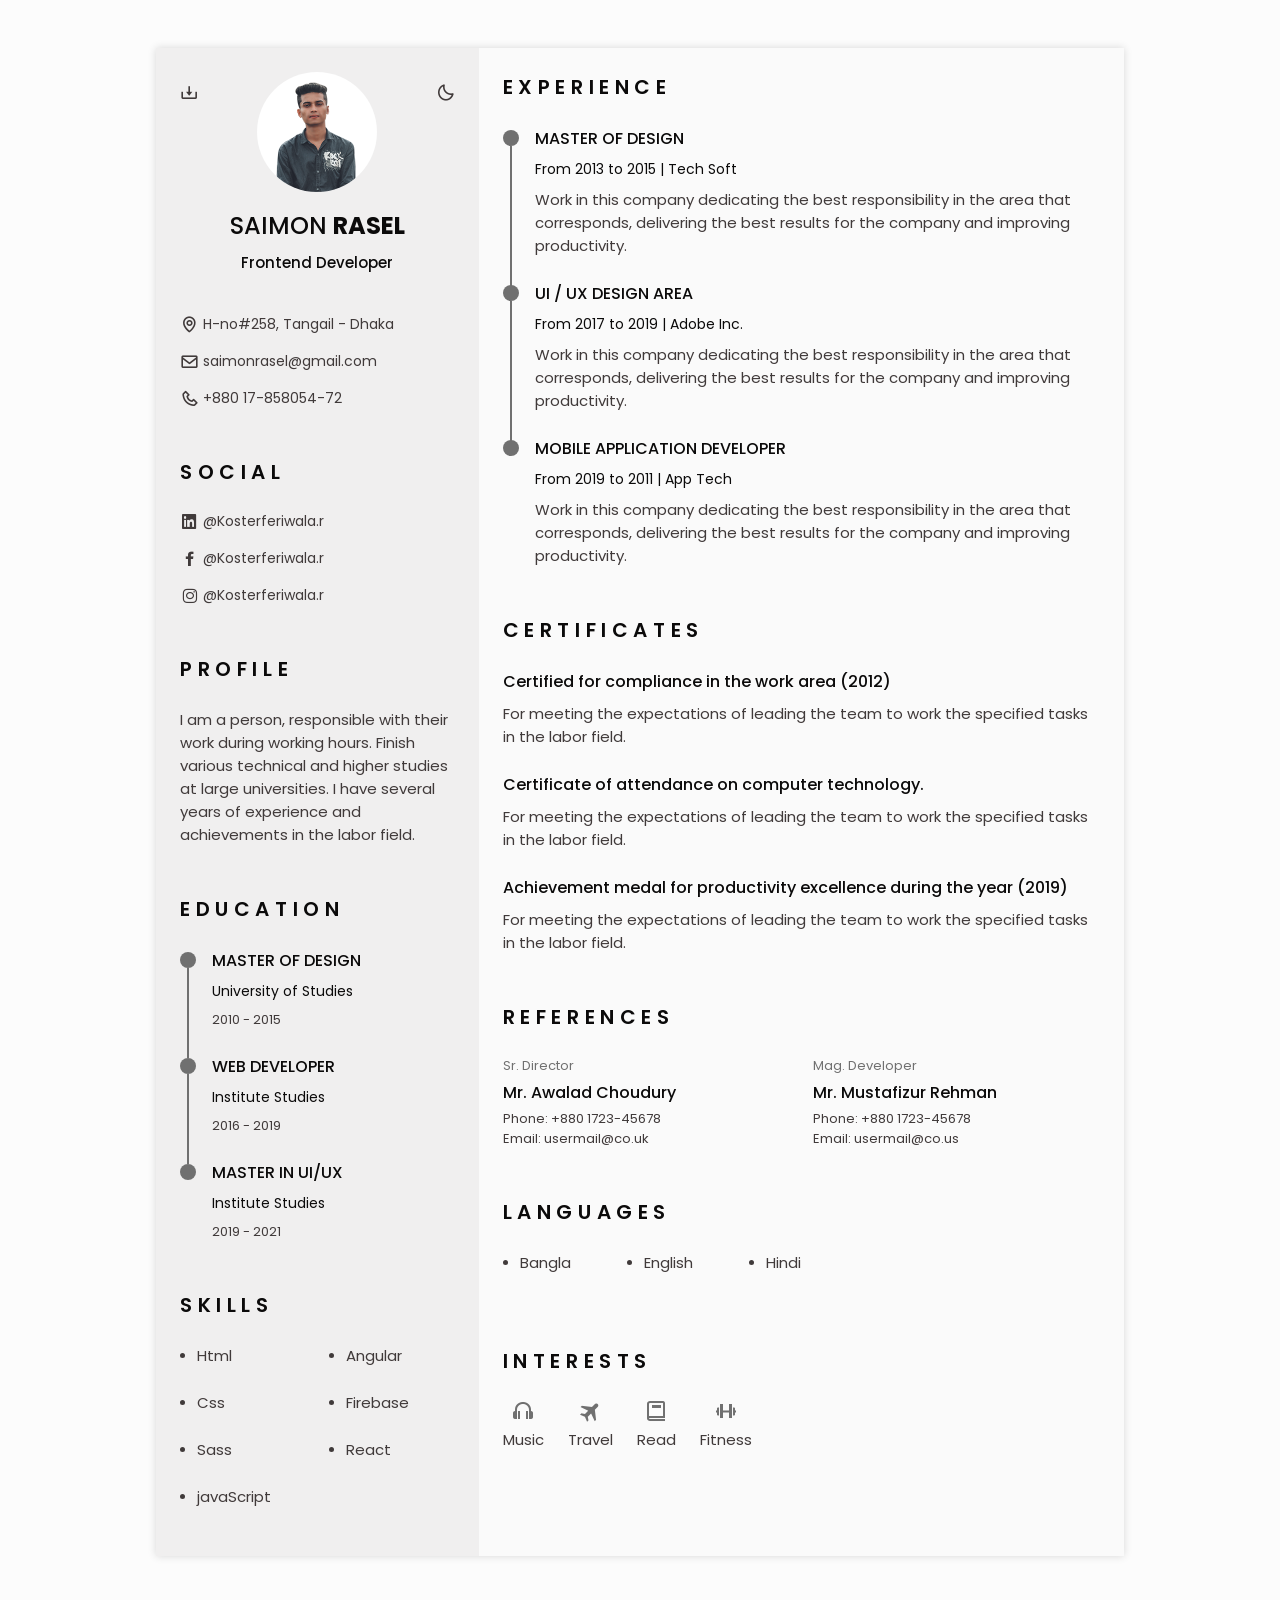
<file: index.html>
<!DOCTYPE html>
<html lang="en">
  <head>

    <!--========== Meta Tag ==========-->
    <meta charset="utf-8">
    <meta name="viewport" content="width=device-width, initial-scale=1.0">
    <meta name="description" content="Download my professional resume & portfolio. Explore my skills & experience across design, development, & more. working as a Frontend Developer. Get in touch!">
    <meta name="keywords" content="Resume, CV, work, Kosterferiwala, Frontend Developer, Html, Css, javaScript, Adobe Photshop, React, Designer">
    <meta name="author" content="Saimon Rasel">
    <link rel="base" href="https://www.kosterferiwala.rf.gd/">
    <link rel="canonical" href="https://www.kosterferiwala.rf.gd/">
    <meta rel="sitemap" type="application/xml" content="https://www.kosterferiwala.rf.gd/sitemap.xml">
    <meta name="robots" content="index/follow">
    <meta name="googlebot" content="index/follow">
    <meta name="theme-color" content="#ffffff">
    <meta name="msapplication-navbutton-color" content="#ffffff">
    <meta name="apple-mobile-web-app-status-bar-style" content="#ffffff">
    <meta itemprop="name" content="Main | Resume | Official Resume [ CV ] for Saimon Rasel">
    <meta itemprop="description" content="Download my professional resume & portfolio. Explore my skills & experience across design, development, & more. working as a Frontend Developer. Get in touch!">
    <meta itemprop="image" content="https://www.kosterferiwala.rf.gd/assets/img/profile-image.png">
    <meta name="dc.title" content="Main | Resume | Official Resume [ CV ] for Saimon Rasel">
    <meta name="dc.description" content="Download my professional resume & portfolio. Explore my skills & experience across design, development, & more. working as a Frontend Developer. Get in touch!">
    <meta name="dc.format" content="index/follow">
    <meta name="dc.language" content="English">
    <meta property="og:type" content="website">
    <meta property="og:title" content="Main | Resume | Official Resume [ CV ] for Saimon Rasel">
    <meta property="og:url" content="https://www.kosterferiwala.rf.gd/">
    <meta property="og:image" content="https://www.kosterferiwala.rf.gd/assets/img/profile-image.png">
    <meta property="og:description" content="Download my professional resume & portfolio. Explore my skills & experience across design, development, & more. working as a Frontend Developer. Get in touch!">
    <meta property="og:locale" content="en_US">
    <meta property="fb:app_id" content="309911598698722">
    <meta property="fb:admins" content="2251769828475729">

    <!--======== twitter meta tag ========-->
    <meta name="twitter:card" content="Summary">
    <meta name="twitter:title" content="Main | Resume | Official Resume [ CV ] for Saimon Rasel">
    <meta name="twitter:description" content="Download my professional resume & portfolio. Explore my skills & experience across design, development, & more. working as a Frontend Developer. Get in touch!">
    <meta name="twitter:creator" content="Saimon Rasel">
    <meta name="twitter:image" content="https://www.kosterferiwala.rf.gd/assets/img/profile-image.png">
    <!--<meta http-equiv="refresh" content="30">>
    <!--====== End Meta ======--->


    <!--========== Favicon link ==========-->
    <link rel="chrome-icon-size" sizes="512x512" href="/assets/Favicon/android-chrome-512x512.png">
    <link rel="chrome-icon-size" sizes="192x192" href="/assets/Favicon/android-chrome-192x192.png">
    <link rel="apple-touch-icon" sizes="180x180" href="/assets/Favicon/apple-touch-icon.png">
    <link rel="icon" type="image/png" sizes="32x32" href="/assets/Favicon/favicon-32x32.png">
    <link rel="icon" type="image/png" sizes="16x16" href="/assets/Favicon/favicon-16x16.png">
    <link rel="manifest" href="/assets/Favicon/site.webmanifest">

    

    <!--========== BOX ICONS ==========-->
    <link
      rel="stylesheet"
      href="https://cdn.jsdelivr.net/npm/boxicons@latest/css/boxicons.min.css">

    <!--========== CSS link ==========-->
    <link rel="stylesheet" href="assets/css/styles.css">

    <title>Main | Resume | Official Resume [ CV ] for Saimon Rasel</title>
  </head>
  <body>
    <!--========== HEADER ==========-->
    <header class="l-header" id="header">
      <nav class="nav bd-container">
        <a href="#" class="nav__logo">Rasel</a> 

        <div class="nav__menu" id="nav-menu">
          <ul class="nav__list">
            <li class="nav__item">
              <a href="#home" class="nav__link active-link">
                <i class="bx bx-home nav__icon"></i>Home
              </a>
            </li>

            <li class="nav__item">
              <a href="#profile" class="nav__link">
                <i class="bx bx-user nav__icon"></i>Profile
              </a>
            </li>

            <li class="nav__item">
              <a href="#education" class="nav__link">
                <i class="bx bx-book nav__icon"></i>Education
              </a>
            </li>

            <li class="nav__item">
              <a href="#skills" class="nav__link">
                <i class="bx bx-receipt nav__icon"></i>Skills
              </a>
            </li>

            <li class="nav__item">
              <a href="#experience" class="nav__link">
                <i class="bx bx-briefcase-alt nav__icon"></i>Experience
              </a>
            </li>
 
            <li class="nav__item">
              <a href="#certificates" class="nav__link">
                <i class="bx bx-award nav__icon"></i>Certificates
              </a>
            </li>

            <li class="nav__item">
              <a href="#references" class="nav__link">
                <i class="bx bx-link-external nav__icon"></i>References
              </a>
            </li>
          </ul>
        </div>

        <div class="nav__toggle" id="nav-toggle"> 
          <i class="bx bx-grid-alt"></i>
        </div>
      </nav>
    </header>

    <main class="l-main bd-container">
      <!-- All elements within this div, is generated in PDF -->
      <div class="resume" id="area-cv">
        <div class="resume__left">
          <!--========== HOME ==========-->
          <section class="home" id="home">
            <div class="home__container section bd-grid">
              <div class="home__data bd-grid">
                <img src="assets/img/profile-image.png" alt="profile-image" class="home__img" />

                <h1 class="home__title">SAIMON <b>RASEL</b></h1>
                <h2 class="home__profession">Frontend Developer</h2>


                <!-- Button to pdf file. already added in file, available for Mobile. -->

                <div>
                  <a
                    download=""
                    href="assets/pdf/myResume.pdf"
                    class="home_button-mobile"
                    >Download</a
                  >
                </div>
              </div>

              <div class="home__address bd-grid">
                <span class="home__information">
                  <i class="bx bx-map home__icon"></i> H-no#258, Tangail -
                  Dhaka
                </span>
                <span class="home__information">
                  <i class="bx bx-envelope home__icon"></i>
                  saimonrasel@gmail.com
                </span>
                <span class="home__information">
                  <i class="bx bx-phone home__icon"></i> +880 17-858054-72
                </span>
              </div>
            </div>
            <!-- Theme change button -->
            <i
              class="bx bx-moon change-theme"
              title="Theme"
              id="theme-button"
            ></i>

            <!-- Button to generate and download the pdf. Available for desktop. -->
            <i
              class="bx bx-download generate-pdf"
              title="Generate PDF"
              id="resume-button"
            ></i>
          </section>

          <!--========== SOCIAL ==========-->
          <section class="social section">
            <h2 class="section-title">SOCIAL</h2>

            <div class="social__container bd-grid">
              <a
                href="https://www.linkedin.com/kosterferiwala_r"
                target="_blank"
                class="social__link"
              >
                <i class="bx bxl-linkedin-square social__icon"></i>
                @Kosterferiwala.r
              </a>
              <a
                href="https://www.facebook.com/kosterferiwala.r"
                target="_blank"
                class="social__link"
              >
                <i class="bx bxl-facebook social__icon"></i> @Kosterferiwala.r
              </a>
              <a
                href="https://www.instagram.com/kosterferiwala.r"
                target="_blank"
                class="social__link"
              >
                <i class="bx bxl-instagram social__icon"></i> @Kosterferiwala.r
              </a>
            </div>
          </section>

          <!--========== PROFILE ==========-->
          <section class="profile section" id="profile">
            <h2 class="section-title">Profile</h2>

            <p class="profile__description">
              I am a person, responsible with their work during working hours.
              Finish various technical and higher studies at large universities.
              I have several years of experience and achievements in the labor
              field.
            </p>
          </section>

          <!--========== EDUCATION ==========-->
          <section class="education section" id="education">
            <h2 class="section-title">Education</h2>

            <div class="education__container bd-grid">
              <div class="education__content">
                <div class="education__time">
                  <span class="education__rounder"></span>
                  <span class="education__line"></span>
                </div>
                <div class="education__data bd-grid">
                  <h3 class="education__title">MASTER OF DESIGN</h3>
                  <span class="education__studies">University of Studies</span>
                  <span class="education__year">2010 - 2015</span>
                </div>
              </div>

              <div class="education__content">
                <div class="education__time">
                  <span class="education__rounder"></span>
                  <span class="education__line"></span>
                </div>
                <div class="education__data bd-grid">
                  <h3 class="education__title">WEB DEVELOPER</h3>
                  <span class="education__studies">Institute Studies</span>
                  <span class="education__year">2016 - 2019</span>
                </div>
              </div>

              <div class="education__content">
                <div class="education__time">
                  <span class="education__rounder"></span>
                  <!-- <span class="education__line"></span> -->
                </div>
                <div class="education__data bd-grid">
                  <h3 class="education__title">MASTER IN UI/UX</h3>
                  <span class="education__studies">Institute Studies</span>
                  <span class="education__year">2019 - 2021</span>
                </div>
              </div>
            </div>
          </section>

          <!--========== SKILLS  ==========-->
          <section class="skills section" id="skills">
            <h2 class="section-title">Skills</h2>

            <div class="skills__content bd-grid">
              <ul class="skills__data">
                <li class="skills__name">
                  <span class="skills__circle"></span> Html
                </li>
                <li class="skills__name">
                  <span class="skills__circle"></span> Css
                </li>
                <li class="skills__name">
                  <span class="skills__circle"></span> Sass
                </li>
                <li class="skills__name">
                  <span class="skills__circle"></span> javaScript
                </li>
              </ul>

              <ul class="skills__data">
                <li class="skills__name">
                  <span class="skills__circle"></span> Angular
                </li>
                <li class="skills__name">
                  <span class="skills__circle"></span> Firebase
                </li>
                <li class="skills__name">
                  <span class="skills__circle"></span> React
                </li>
              </ul>
            </div>
          </section>
        </div>

        <div class="resume__right">
          <!--========== EXPERIENCE ==========-->
          <section class="experience section" id="experience">
            <h2 class="section-title">Experience</h2>

            <div class="experience__container bd-grid">
              <div class="experience__content">
                <div class="experience__time">
                  <span class="experience__rounder"></span>
                  <span class="experience__line"></span>
                </div>

                <div class="experience__data bd-grid">
                  <h3 class="experience__title">MASTER OF DESIGN</h3>
                  <span class="experience__company"
                    >From 2013 to 2015 | Tech Soft</span
                  >
                  <p class="experience__description">
                    Work in this company dedicating the best responsibility in
                    the area that corresponds, delivering the best results for
                    the company and improving productivity.
                  </p>
                </div>
              </div>

              <div class="experience__content">
                <div class="experience__time">
                  <span class="experience__rounder"></span>
                  <span class="experience__line"></span>
                </div>
                <div class="experience__data bd-grid">
                  <h3 class="experience__title">UI / UX DESIGN AREA</h3>
                  <span class="experience__company"
                    >From 2017 to 2019 | Adobe Inc.</span
                  >
                  <p class="experience__description">
                    Work in this company dedicating the best responsibility in
                    the area that corresponds, delivering the best results for
                    the company and improving productivity.
                  </p>
                </div>
              </div>

              <div class="experience__content">
                <div class="experience__time">
                  <span class="experience__rounder"></span>
                  <!-- <span class="experience__line"></span> -->
                </div>
                <div class="experience__data bd-grid">
                  <h3 class="experience__title">
                    MOBILE APPLICATION DEVELOPER
                  </h3>
                  <span class="experience__company"
                    >From 2019 to 2011 | App Tech</span
                  >
                  <p class="experience__description">
                    Work in this company dedicating the best responsibility in
                    the area that corresponds, delivering the best results for
                    the company and improving productivity.
                  </p>
                </div>
              </div>
            </div>
          </section>

          <!--========== CERTIFICATES ==========-->
          <section class="certificate section" id="certificates">
            <h2 class="section-title">Certificates</h2>

            <div class="cerrtificate__container bd-grid">
              <div class="certificate__content">
                <h3 class="certificate__title">
                  Certified for compliance in the work area (2012)
                </h3>
                <p class="certificate__description">
                  For meeting the expectations of leading the team to work the
                  specified tasks in the labor field.
                </p>
              </div>
              <div class="certificate__content">
                <h3 class="certificate__title">
                  Certificate of attendance on computer technology.
                </h3>
                <p class="certificate__description">
                  For meeting the expectations of leading the team to work the
                  specified tasks in the labor field.
                </p>
              </div>
              <div class="certificate__content">
                <h3 class="certificate__title">
                  Achievement medal for productivity excellence during the year
                  (2019)
                </h3>
                <p class="certificate__description">
                  For meeting the expectations of leading the team to work the
                  specified tasks in the labor field.
                </p>
              </div>
            </div>
          </section>

          <!--========== REFERENCES ==========-->
          <section class="references section" id="references">
            <h2 class="section-title">References</h2>

            <div class="references__container bd-grid">
              <div class="references__content bd-grid">
                <span class="references__subtitle">Sr. Director</span>
                <h3 class="references__title">Mr. Awalad Choudury</h3>
                <ul class="references__contact">
                  <li>Phone: +880 1723-45678</li>
                  <li>Email: usermail@co.uk</li>
                </ul>
              </div>

              <div class="references__content bd-grid">
                <span class="references__subtitle">Mag. Developer</span>
                <h3 class="references__title">Mr. Mustafizur Rehman</h3>
                <ul class="references__contact">
                  <li>Phone: +880 1723-45678</li>
                  <li>Email: usermail@co.us</li>
                </ul>
              </div>
            </div>
          </section>

          <!--========== LANGUAGES ==========-->
          <section class="languages section">
            <h2 class="section-title">Languages</h2>

            <div class="languages__container">
              <ul class="languages__content bd-grid">
                <li class="languages__name">
                  <span class="languages__circle"></span> Bangla
                </li>

                <li class="languages__name">
                  <span class="languages__circle"></span> English
                </li>

                <li class="languages__name">
                  <span class="languages__circle"></span> Hindi
                </li>
              </ul>
            </div>
          </section>

          <!--========== INTERESTS ==========-->
          <section class="interests section">
            <h2 class="section-title">Interests</h2>

            <div class="interests__container bd-grid">
              <div class="interests__content">
                <i class="bx bx-headphone interests__icon"></i>
                <span class="interests__name">Music</span>
              </div>

              <div class="interests__content">
                <i class="bx bxs-plane-alt interests__icon"></i>
                <span class="interests__name">Travel</span>
              </div>

              <div class="interests__content">
                <i class="bx bx-book interests__icon"></i>
                <span class="interests__name">Read</span>
              </div>

              <div class="interests__content">
                <i class="bx bx-dumbbell interests__icon"></i>
                <span class="interests__name">Fitness</span>
              </div>
            </div>
          </section>
        </div>
      </div>
    </main>

    <!--========== SCROLL TOP ==========-->
    <a href="#" class="scrolltop" id="scroll-top">
      <i class="bx bx-up-arrow-alt scrolltop__icon"></i>
    </a>

    <!--========== HTML2PDF ==========-->
    <script src="assets/js/html2pdf.bundle.min.js"></script>

    <!--========== MAIN JS ==========-->
    <script src="assets/js/main.js"></script>
  </body>
</html>


<!----- ----====== The End =====--- -->
</file>
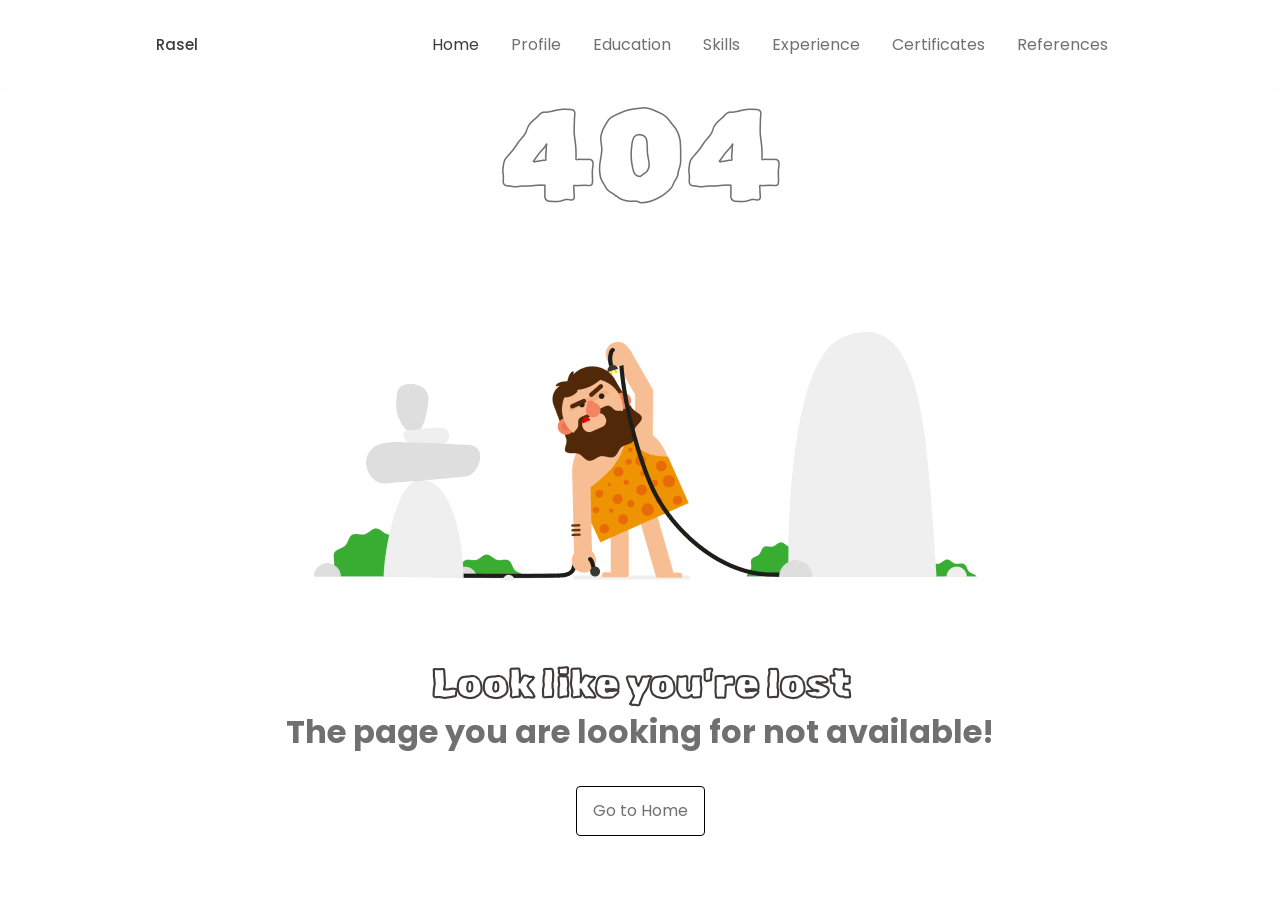
<file: error-400.html>
<!DOCTYPE html>
<html lang="en">
  <head>

    <!--========== Meta Tag ==========-->
    <meta charset="utf-8">
    <meta name="viewport" content="width=device-width, initial-scale=1.0">
    <meta name="description" content="Download my professional resume & portfolio. Explore my skills & experience across design, development, & more. working as a Frontend Developer. Get in touch!">
    <meta name="keywords" content="Resume, CV, work, Kosterferiwala, Frontend Developer, Html, Css, javaScript, Adobe Photoshop, React, Designer">
    <meta name="author" content="Saimon Rasel">
    <link rel="base" href="https://www.kosterferiwala.rf.gd/">
    <link rel="canonical" href="https://www.kosterferiwala.rf.gd/">
    <meta rel="sitemap" type="application/xml" content="https://www.kosterferiwala.rf.gd/sitemap.xml">
    <meta name="robots" content="index/follow">
    <meta name="googlebot" content="index/follow">
    <meta name="theme-color" content="#ffffff">
    <meta name="msapplication-navbutton-color" content="#ffffff">
    <meta name="apple-mobile-web-app-status-bar-style" content="#ffffff">
    <meta itemprop="name" content="Error-404 | Resume | Official Resume [ CV ] for Saimon Rasel">
    <meta itemprop="description" content="Download my professional resume & portfolio. Explore my skills & experience across design, development, & more. working as a Frontend Developer. Get in touch!">
    <meta itemprop="image" content="https://www.kosterferiwala.rf.gd/assets/img/profile-image.png">
    <meta name="dc.title" content="Error-404 | Resume | Official Resume [ CV ] for Saimon Rasel">
    <meta name="dc.description" content="Download my professional resume & portfolio. Explore my skills & experience across design, development, & more. working as a Frontend Developer. Get in touch!">
    <meta name="dc.format" content="index/follow">
    <meta name="dc.language" content="English">
    <meta property="og:type" content="website">
    <meta property="og:title" content="Error-404 | Resume | Official Resume [ CV ] for Saimon Rasel">
    <meta property="og:url" content="https://www.kosterferiwala.rf.gd/">
    <meta property="og:image" content="https://www.kosterferiwala.rf.gd/assets/img/profile-image.png">
    <meta property="og:description" content="Download my professional resume & portfolio. Explore my skills & experience across design, development, & more. working as a Frontend Developer. Get in touch!">
    <meta property="og:locale" content="en_US">
    <meta property="fb:app_id" content="309911598698722">
    <meta property="fb:admins" content="2251769828475729">

    <!--======== twitter meta tag ========-->
    <meta name="twitter:card" content="Summary">
    <meta name="twitter:title" content="Error-404 | Resume | Official Resume [ CV ] for Saimon Rasel">
    <meta name="twitter:description" content="Download my professional resume & portfolio. Explore my skills & experience across design, development, & more. working as a Frontend Developer. Get in touch!">
    <meta name="twitter:creator" content="Saimon Rasel">
    <meta name="twitter:image" content="https://www.kosterferiwala.rf.gd/assets/img/profile-image.png">
    <!--====== End Meta ======--->


    <!--========== Favicon link ==========-->
    <link rel="chrome-icon-size" sizes="512x512" href="/assets/Favicon/android-chrome-512x512.png">
    <link rel="chrome-icon-size" sizes="192x192" href="/assets/Favicon/android-chrome-192x192.png">
    <link rel="apple-touch-icon" sizes="180x180" href="/assets/Favicon/apple-touch-icon.png">
    <link rel="icon" type="image/png" sizes="32x32" href="/assets/Favicon/favicon-32x32.png">
    <link rel="icon" type="image/png" sizes="16x16" href="/assets/Favicon/favicon-16x16.png">
    <link rel="manifest" href="/assets/Favicon/site.webmanifest">

    

    <!--========== BOX ICONS ==========-->
    <link rel="stylesheet" href="https://unpkg.com/boxicons@latest/css/boxicons.min.css">

    <!--========== CSS link ==========-->
    <link rel="stylesheet" href="/error-404-assets/css/error-404.css">

    <title>Error-404 | Resume | Official Resume [ CV ] for Saimon Rasel</title>
  </head>
<body>

    <header class="header" id="header">
        <nav class="nav container">

            <a href="#" class="nav__logo">Rasel</a>

            <div class="nav__menu" id="nav-menu">
                <ul class="nav__list">
                    <li class="nav__item">

                        <!-- ---== Nav Item All ==--- -->

                      <a href="https://www.kosterferiwala.rf.gd/" class="nav__link active-link">
                        <i class="bx bx-home nav__icon"></i>Home
                      </a>
                    </li>
        
                    <li class="nav__item">
                      <a href="https://www.kosterferiwala.rf.gd/" class="nav__link">
                        <i class="bx bx-user nav__icon"></i>Profile
                      </a>
                    </li>
        
                    <li class="nav__item">
                      <a href="https://www.kosterferiwala.rf.gd/" class="nav__link">
                        <i class="bx bx-book nav__icon"></i>Education
                      </a>
                    </li>
        
                    <li class="nav__item">
                      <a href="https://www.kosterferiwala.rf.gd/" class="nav__link">
                        <i class="bx bx-receipt nav__icon"></i>Skills
                      </a>
                    </li>
        
                    <li class="nav__item">
                      <a href="https://www.kosterferiwala.rf.gd/" class="nav__link">
                        <i class="bx bx-briefcase-alt nav__icon"></i>Experience
                      </a>
                    </li>
         
                    <li class="nav__item">
                      <a href="https://www.kosterferiwala.rf.gd/" class="nav__link">
                        <i class="bx bx-award nav__icon"></i>Certificates
                      </a>
                    </li>
        
                    <li class="nav__item">
                      <a href="https://www.kosterferiwala.rf.gd/" class="nav__link">
                        <i class="bx bx-link-external nav__icon"></i>References
                      </a>
                    </li>
                  </ul>

                <!-- ----- Close Button ----- -->
                <i class='bx bx-x nav__close' id="nav-close"></i>
            </div>

            <div class="nav__btns">
                
                <!-- ------ Nav Toggle Button ------- -->
            <div class="nav__toggle" id="nav-toggle">
                <i class='bx bx-grid-alt' ></i>
                </div>
            </div>
        </nav>
    </header>


<!-- -------========= Error Main Section =========--------- -->

<div class="error__container">
  <p>404</p>
  <img src="/error-404-assets/images/error-404.gif" alt="image" class="error__img">
  <h2>Look like you're lost</h2>
  <h3>The page you are looking for not available!</h3>
  <a href="https://www.kosterferiwala.rf.gd/" class="error__button-1">Go to Home</a>
</div>



<!-- -------=========== End Main Section ============--------- -->


  <!-- --------- Custom Script Link ---------- -->
  <script src="/error-404-assets/js/error-404.js"></script>


</body>
</html>
</file>
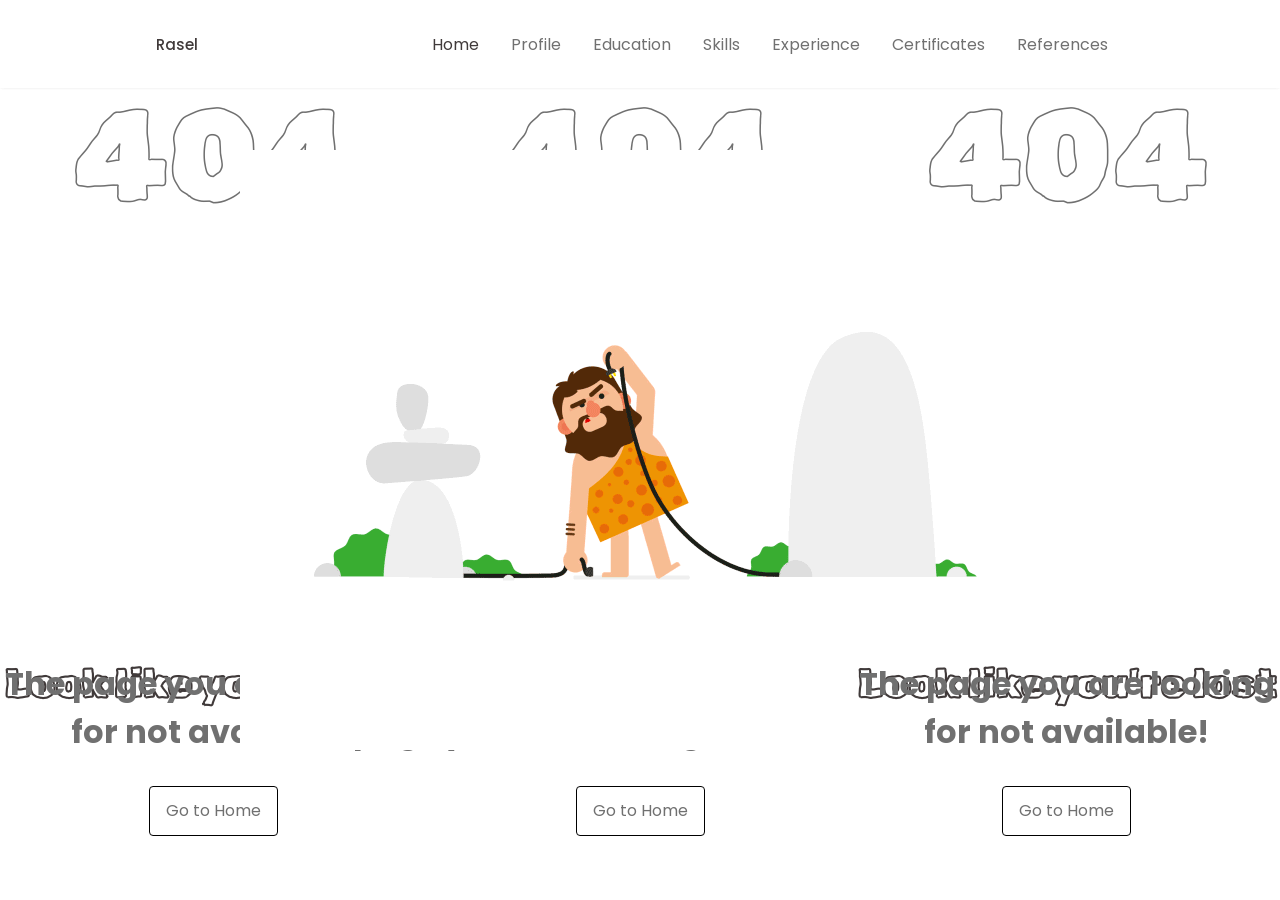
<file: error-401.html>
<!DOCTYPE html>
<html lang="en">
  <head>

    <!--========== Meta Tag ==========-->
    <meta charset="utf-8">
    <meta name="viewport" content="width=device-width, initial-scale=1.0">
    <meta name="description" content="Download my professional resume & portfolio. Explore my skills & experience across design, development, & more. working as a Frontend Developer. Get in touch!">
    <meta name="keywords" content="Resume, CV, work, Kosterferiwala, Frontend Developer, Html, Css, javaScript, Adobe Photoshop, React, Designer">
    <meta name="author" content="Saimon Rasel">
    <link rel="base" href="https://www.kosterferiwala.rf.gd/">
    <link rel="canonical" href="https://www.kosterferiwala.rf.gd/">
    <meta rel="sitemap" type="application/xml" content="https://www.kosterferiwala.rf.gd/sitemap.xml">
    <meta name="robots" content="index/follow">
    <meta name="googlebot" content="index/follow">
    <meta name="theme-color" content="#ffffff">
    <meta name="msapplication-navbutton-color" content="#ffffff">
    <meta name="apple-mobile-web-app-status-bar-style" content="#ffffff">
    <meta itemprop="name" content="Error-404 | Resume | Official Resume [ CV ] for Saimon Rasel">
    <meta itemprop="description" content="Download my professional resume & portfolio. Explore my skills & experience across design, development, & more. working as a Frontend Developer. Get in touch!">
    <meta itemprop="image" content="https://www.kosterferiwala.rf.gd/assets/img/profile-image.png">
    <meta name="dc.title" content="Error-404 | Resume | Official Resume [ CV ] for Saimon Rasel">
    <meta name="dc.description" content="Download my professional resume & portfolio. Explore my skills & experience across design, development, & more. working as a Frontend Developer. Get in touch!">
    <meta name="dc.format" content="index/follow">
    <meta name="dc.language" content="English">
    <meta property="og:type" content="website">
    <meta property="og:title" content="Error-404 | Resume | Official Resume [ CV ] for Saimon Rasel">
    <meta property="og:url" content="https://www.kosterferiwala.rf.gd/">
    <meta property="og:image" content="https://www.kosterferiwala.rf.gd/assets/img/profile-image.png">
    <meta property="og:description" content="Download my professional resume & portfolio. Explore my skills & experience across design, development, & more. working as a Frontend Developer. Get in touch!">
    <meta property="og:locale" content="en_US">
    <meta property="fb:app_id" content="309911598698722">
    <meta property="fb:admins" content="2251769828475729">

    <!--======== twitter meta tag ========-->
    <meta name="twitter:card" content="Summary">
    <meta name="twitter:title" content="Error-404 | Resume | Official Resume [ CV ] for Saimon Rasel">
    <meta name="twitter:description" content="Download my professional resume & portfolio. Explore my skills & experience across design, development, & more. working as a Frontend Developer. Get in touch!">
    <meta name="twitter:creator" content="Saimon Rasel">
    <meta name="twitter:image" content="https://www.kosterferiwala.rf.gd/assets/img/profile-image.png">
    <!--====== End Meta ======--->


    <!--========== Favicon link ==========-->
    <link rel="chrome-icon-size" sizes="512x512" href="/assets/Favicon/android-chrome-512x512.png">
    <link rel="chrome-icon-size" sizes="192x192" href="/assets/Favicon/android-chrome-192x192.png">
    <link rel="apple-touch-icon" sizes="180x180" href="/assets/Favicon/apple-touch-icon.png">
    <link rel="icon" type="image/png" sizes="32x32" href="/assets/Favicon/favicon-32x32.png">
    <link rel="icon" type="image/png" sizes="16x16" href="/assets/Favicon/favicon-16x16.png">
    <link rel="manifest" href="/assets/Favicon/site.webmanifest">

    

    <!--========== BOX ICONS ==========-->
    <link rel="stylesheet" href="https://unpkg.com/boxicons@latest/css/boxicons.min.css">

    <!--========== CSS link ==========-->
    <link rel="stylesheet" href="/error-404-assets/css/error-404.css">

    <title>Error-404 | Resume | Official Resume [ CV ] for Saimon Rasel</title>
  </head>
<body>

    <header class="header" id="header">
        <nav class="nav container">

            <a href="#" class="nav__logo">Rasel</a>

            <div class="nav__menu" id="nav-menu">
                <ul class="nav__list">
                    <li class="nav__item">

                        <!-- ---== Nav Item All ==--- -->

                      <a href="https://www.kosterferiwala.rf.gd/" class="nav__link active-link">
                        <i class="bx bx-home nav__icon"></i>Home
                      </a>
                    </li>
        
                    <li class="nav__item">
                      <a href="https://www.kosterferiwala.rf.gd/" class="nav__link">
                        <i class="bx bx-user nav__icon"></i>Profile
                      </a>
                    </li>
        
                    <li class="nav__item">
                      <a href="https://www.kosterferiwala.rf.gd/" class="nav__link">
                        <i class="bx bx-book nav__icon"></i>Education
                      </a>
                    </li>
        
                    <li class="nav__item">
                      <a href="https://www.kosterferiwala.rf.gd/" class="nav__link">
                        <i class="bx bx-receipt nav__icon"></i>Skills
                      </a>
                    </li>
        
                    <li class="nav__item">
                      <a href="https://www.kosterferiwala.rf.gd/" class="nav__link">
                        <i class="bx bx-briefcase-alt nav__icon"></i>Experience
                      </a>
                    </li>
         
                    <li class="nav__item">
                      <a href="https://www.kosterferiwala.rf.gd/" class="nav__link">
                        <i class="bx bx-award nav__icon"></i>Certificates
                      </a>
                    </li>
        
                    <li class="nav__item">
                      <a href="https://www.kosterferiwala.rf.gd/" class="nav__link">
                        <i class="bx bx-link-external nav__icon"></i>References
                      </a>
                    </li>
                  </ul>

                <!-- ----- Close Button ----- -->
                <i class='bx bx-x nav__close' id="nav-close"></i>
            </div>

            <div class="nav__btns">
                
                <!-- ------ Nav Toggle Button ------- -->
            <div class="nav__toggle" id="nav-toggle">
                <i class='bx bx-grid-alt' ></i>
                </div>
            </div>
        </nav>
    </header>


<!-- -------========= Error Main Section =========--------- -->

<div class="error__container">
  <p>404</p>
  <img src="/error-404-assets/images/error-404.gif" alt="image" class="error__img">
  <h2>Look like you're lost</h2>
  <h3>The page you are looking for not available!</h3>
  <a href="https://www.kosterferiwala.rf.gd/" class="error__button-1">Go to Home</a>
</div>



<!-- -------=========== End Main Section ============--------- -->


  <!-- --------- Custom Script Link ---------- -->
  <script src="/error-404-assets/js/error-404.js"></script>


</body>
</html><!DOCTYPE html>
<html lang="en">
  <head>

    <!--========== Meta Tag ==========-->
    <meta charset="utf-8">
    <meta name="viewport" content="width=device-width, initial-scale=1.0">
    <meta name="description" content="Download my professional resume & portfolio. Explore my skills & experience across design, development, & more. working as a Frontend Developer. Get in touch!">
    <meta name="keywords" content="Resume, CV, work, Kosterferiwala, Frontend Developer, Html, Css, javaScript, Adobe Photoshop, React, Designer">
    <meta name="author" content="Saimon Rasel">
    <link rel="base" href="https://www.kosterferiwala.rf.gd/">
    <link rel="canonical" href="https://www.kosterferiwala.rf.gd/">
    <meta rel="sitemap" type="application/xml" content="https://www.kosterferiwala.rf.gd/sitemap.xml">
    <meta name="robots" content="index/follow">
    <meta name="googlebot" content="index/follow">
    <meta name="theme-color" content="#ffffff">
    <meta name="msapplication-navbutton-color" content="#ffffff">
    <meta name="apple-mobile-web-app-status-bar-style" content="#ffffff">
    <meta itemprop="name" content="Error-404 | Resume | Official Resume [ CV ] for Saimon Rasel">
    <meta itemprop="description" content="Download my professional resume & portfolio. Explore my skills & experience across design, development, & more. working as a Frontend Developer. Get in touch!">
    <meta itemprop="image" content="https://www.kosterferiwala.rf.gd/assets/img/profile-image.png">
    <meta name="dc.title" content="Error-404 | Resume | Official Resume [ CV ] for Saimon Rasel">
    <meta name="dc.description" content="Download my professional resume & portfolio. Explore my skills & experience across design, development, & more. working as a Frontend Developer. Get in touch!">
    <meta name="dc.format" content="index/follow">
    <meta name="dc.language" content="English">
    <meta property="og:type" content="website">
    <meta property="og:title" content="Error-404 | Resume | Official Resume [ CV ] for Saimon Rasel">
    <meta property="og:url" content="https://www.kosterferiwala.rf.gd/">
    <meta property="og:image" content="https://www.kosterferiwala.rf.gd/assets/img/profile-image.png">
    <meta property="og:description" content="Download my professional resume & portfolio. Explore my skills & experience across design, development, & more. working as a Frontend Developer. Get in touch!">
    <meta property="og:locale" content="en_US">
    <meta property="fb:app_id" content="309911598698722">
    <meta property="fb:admins" content="2251769828475729">

    <!--======== twitter meta tag ========-->
    <meta name="twitter:card" content="Summary">
    <meta name="twitter:title" content="Error-404 | Resume | Official Resume [ CV ] for Saimon Rasel">
    <meta name="twitter:description" content="Download my professional resume & portfolio. Explore my skills & experience across design, development, & more. working as a Frontend Developer. Get in touch!">
    <meta name="twitter:creator" content="Saimon Rasel">
    <meta name="twitter:image" content="https://www.kosterferiwala.rf.gd/assets/img/profile-image.png">
    <!--====== End Meta ======--->


    <!--========== Favicon link ==========-->
    <link rel="chrome-icon-size" sizes="512x512" href="/assets/Favicon/android-chrome-512x512.png">
    <link rel="chrome-icon-size" sizes="192x192" href="/assets/Favicon/android-chrome-192x192.png">
    <link rel="apple-touch-icon" sizes="180x180" href="/assets/Favicon/apple-touch-icon.png">
    <link rel="icon" type="image/png" sizes="32x32" href="/assets/Favicon/favicon-32x32.png">
    <link rel="icon" type="image/png" sizes="16x16" href="/assets/Favicon/favicon-16x16.png">
    <link rel="manifest" href="/assets/Favicon/site.webmanifest">

    

    <!--========== BOX ICONS ==========-->
    <link rel="stylesheet" href="https://unpkg.com/boxicons@latest/css/boxicons.min.css">

    <!--========== CSS link ==========-->
    <link rel="stylesheet" href="/error-404-assets/css/error-404.css">

    <title>Error-404 | Resume | Official Resume [ CV ] for Saimon Rasel</title>
  </head>
<body>

    <header class="header" id="header">
        <nav class="nav container">

            <a href="#" class="nav__logo">Rasel</a>

            <div class="nav__menu" id="nav-menu">
                <ul class="nav__list">
                    <li class="nav__item">

                        <!-- ---== Nav Item All ==--- -->

                      <a href="https://www.kosterferiwala.rf.gd/" class="nav__link active-link">
                        <i class="bx bx-home nav__icon"></i>Home
                      </a>
                    </li>
        
                    <li class="nav__item">
                      <a href="https://www.kosterferiwala.rf.gd/" class="nav__link">
                        <i class="bx bx-user nav__icon"></i>Profile
                      </a>
                    </li>
        
                    <li class="nav__item">
                      <a href="https://www.kosterferiwala.rf.gd/" class="nav__link">
                        <i class="bx bx-book nav__icon"></i>Education
                      </a>
                    </li>
        
                    <li class="nav__item">
                      <a href="https://www.kosterferiwala.rf.gd/" class="nav__link">
                        <i class="bx bx-receipt nav__icon"></i>Skills
                      </a>
                    </li>
        
                    <li class="nav__item">
                      <a href="https://www.kosterferiwala.rf.gd/" class="nav__link">
                        <i class="bx bx-briefcase-alt nav__icon"></i>Experience
                      </a>
                    </li>
         
                    <li class="nav__item">
                      <a href="https://www.kosterferiwala.rf.gd/" class="nav__link">
                        <i class="bx bx-award nav__icon"></i>Certificates
                      </a>
                    </li>
        
                    <li class="nav__item">
                      <a href="https://www.kosterferiwala.rf.gd/" class="nav__link">
                        <i class="bx bx-link-external nav__icon"></i>References
                      </a>
                    </li>
                  </ul>

                <!-- ----- Close Button ----- -->
                <i class='bx bx-x nav__close' id="nav-close"></i>
            </div>

            <div class="nav__btns">
                
                <!-- ------ Nav Toggle Button ------- -->
            <div class="nav__toggle" id="nav-toggle">
                <i class='bx bx-grid-alt' ></i>
                </div>
            </div>
        </nav>
    </header>


<!-- -------========= Error Main Section =========--------- -->

<div class="error__container">
  <p>404</p>
  <img src="/error-404-assets/images/error-404.gif" alt="image" class="error__img">
  <h2>Look like you're lost</h2>
  <h3>The page you are looking for not available!</h3>
  <a href="https://www.kosterferiwala.rf.gd/" class="error__button-1">Go to Home</a>
</div>



<!-- -------=========== End Main Section ============--------- -->


  <!-- --------- Custom Script Link ---------- -->
  <script src="/error-404-assets/js/error-404.js"></script>


</body>
</html><!DOCTYPE html>
<html lang="en">
  <head>

    <!--========== Meta Tag ==========-->
    <meta charset="utf-8">
    <meta name="viewport" content="width=device-width, initial-scale=1.0">
    <meta name="description" content="Download my professional resume & portfolio. Explore my skills & experience across design, development, & more. working as a Frontend Developer. Get in touch!">
    <meta name="keywords" content="Resume, CV, work, Kosterferiwala, Frontend Developer, Html, Css, javaScript, Adobe Photoshop, React, Designer">
    <meta name="author" content="Saimon Rasel">
    <link rel="base" href="https://www.kosterferiwala.rf.gd/">
    <link rel="canonical" href="https://www.kosterferiwala.rf.gd/">
    <meta rel="sitemap" type="application/xml" content="https://www.kosterferiwala.rf.gd/sitemap.xml">
    <meta name="robots" content="index/follow">
    <meta name="googlebot" content="index/follow">
    <meta name="theme-color" content="#ffffff">
    <meta name="msapplication-navbutton-color" content="#ffffff">
    <meta name="apple-mobile-web-app-status-bar-style" content="#ffffff">
    <meta itemprop="name" content="Error-404 | Resume | Official Resume [ CV ] for Saimon Rasel">
    <meta itemprop="description" content="Download my professional resume & portfolio. Explore my skills & experience across design, development, & more. working as a Frontend Developer. Get in touch!">
    <meta itemprop="image" content="https://www.kosterferiwala.rf.gd/assets/img/profile-image.png">
    <meta name="dc.title" content="Error-404 | Resume | Official Resume [ CV ] for Saimon Rasel">
    <meta name="dc.description" content="Download my professional resume & portfolio. Explore my skills & experience across design, development, & more. working as a Frontend Developer. Get in touch!">
    <meta name="dc.format" content="index/follow">
    <meta name="dc.language" content="English">
    <meta property="og:type" content="website">
    <meta property="og:title" content="Error-404 | Resume | Official Resume [ CV ] for Saimon Rasel">
    <meta property="og:url" content="https://www.kosterferiwala.rf.gd/">
    <meta property="og:image" content="https://www.kosterferiwala.rf.gd/assets/img/profile-image.png">
    <meta property="og:description" content="Download my professional resume & portfolio. Explore my skills & experience across design, development, & more. working as a Frontend Developer. Get in touch!">
    <meta property="og:locale" content="en_US">
    <meta property="fb:app_id" content="309911598698722">
    <meta property="fb:admins" content="2251769828475729">

    <!--======== twitter meta tag ========-->
    <meta name="twitter:card" content="Summary">
    <meta name="twitter:title" content="Error-404 | Resume | Official Resume [ CV ] for Saimon Rasel">
    <meta name="twitter:description" content="Download my professional resume & portfolio. Explore my skills & experience across design, development, & more. working as a Frontend Developer. Get in touch!">
    <meta name="twitter:creator" content="Saimon Rasel">
    <meta name="twitter:image" content="https://www.kosterferiwala.rf.gd/assets/img/profile-image.png">
    <!--====== End Meta ======--->


    <!--========== Favicon link ==========-->
    <link rel="chrome-icon-size" sizes="512x512" href="/assets/Favicon/android-chrome-512x512.png">
    <link rel="chrome-icon-size" sizes="192x192" href="/assets/Favicon/android-chrome-192x192.png">
    <link rel="apple-touch-icon" sizes="180x180" href="/assets/Favicon/apple-touch-icon.png">
    <link rel="icon" type="image/png" sizes="32x32" href="/assets/Favicon/favicon-32x32.png">
    <link rel="icon" type="image/png" sizes="16x16" href="/assets/Favicon/favicon-16x16.png">
    <link rel="manifest" href="/assets/Favicon/site.webmanifest">

    

    <!--========== BOX ICONS ==========-->
    <link rel="stylesheet" href="https://unpkg.com/boxicons@latest/css/boxicons.min.css">

    <!--========== CSS link ==========-->
    <link rel="stylesheet" href="/error-404-assets/css/error-404.css">

    <title>Error-404 | Resume | Official Resume [ CV ] for Saimon Rasel</title>
  </head>
<body>

    <header class="header" id="header">
        <nav class="nav container">

            <a href="#" class="nav__logo">Rasel</a>

            <div class="nav__menu" id="nav-menu">
                <ul class="nav__list">
                    <li class="nav__item">

                        <!-- ---== Nav Item All ==--- -->

                      <a href="https://www.kosterferiwala.rf.gd/" class="nav__link active-link">
                        <i class="bx bx-home nav__icon"></i>Home
                      </a>
                    </li>
        
                    <li class="nav__item">
                      <a href="https://www.kosterferiwala.rf.gd/" class="nav__link">
                        <i class="bx bx-user nav__icon"></i>Profile
                      </a>
                    </li>
        
                    <li class="nav__item">
                      <a href="https://www.kosterferiwala.rf.gd/" class="nav__link">
                        <i class="bx bx-book nav__icon"></i>Education
                      </a>
                    </li>
        
                    <li class="nav__item">
                      <a href="https://www.kosterferiwala.rf.gd/" class="nav__link">
                        <i class="bx bx-receipt nav__icon"></i>Skills
                      </a>
                    </li>
        
                    <li class="nav__item">
                      <a href="https://www.kosterferiwala.rf.gd/" class="nav__link">
                        <i class="bx bx-briefcase-alt nav__icon"></i>Experience
                      </a>
                    </li>
         
                    <li class="nav__item">
                      <a href="https://www.kosterferiwala.rf.gd/" class="nav__link">
                        <i class="bx bx-award nav__icon"></i>Certificates
                      </a>
                    </li>
        
                    <li class="nav__item">
                      <a href="https://www.kosterferiwala.rf.gd/" class="nav__link">
                        <i class="bx bx-link-external nav__icon"></i>References
                      </a>
                    </li>
                  </ul>

                <!-- ----- Close Button ----- -->
                <i class='bx bx-x nav__close' id="nav-close"></i>
            </div>

            <div class="nav__btns">
                
                <!-- ------ Nav Toggle Button ------- -->
            <div class="nav__toggle" id="nav-toggle">
                <i class='bx bx-grid-alt' ></i>
                </div>
            </div>
        </nav>
    </header>


<!-- -------========= Error Main Section =========--------- -->

<div class="error__container">
  <p>404</p>
  <img src="/error-404-assets/images/error-404.gif" alt="image" class="error__img">
  <h2>Look like you're lost</h2>
  <h3>The page you are looking for not available!</h3>
  <a href="https://www.kosterferiwala.rf.gd/" class="error__button-1">Go to Home</a>
</div>



<!-- -------=========== End Main Section ============--------- -->


  <!-- --------- Custom Script Link ---------- -->
  <script src="/error-404-assets/js/error-404.js"></script>


</body>
</html>
</file>
<file: assets/css/styles.css>
/*===== GOOGLE FONTS =====*/
@import url('https://fonts.googleapis.com/css2?family=Poppins:wght@400;500;600&display=swap');

/*===== VARIABLES CSS =====*/
:root {
  --header-height: 3rem;
  
  /*========== Colors ==========*/
  --title-color: #0B0A0A;
  --text-color: #403A3A;
  --text-color-light: #707070;
  --container-color: #FAFAFA;
  --container-color-alt: #F0EFEF;
  --body-color: #FCFCFC;

  /*========== Font and typography ==========*/
  --body-font: 'Poppins', sans-serif;
  --h1-font-size: 1.5rem;
  --h2-font-size: 1.25rem;
  --h3-font-size: 1rem;
  --normal-font-size: .938rem;
  --small-font-size: .875rem;
  --smaller-font-size: .813rem;

  /*========== Font weight ==========*/
  --font-medium: 500;
  --font-semi-bold: 600;

  /*========== margin's ==========*/
  --mb-1: .5rem;
  --mb-2: 1rem;
  --mb-3: 1.5rem;

  /*========== z index ==========*/
  --z-tooltip: 10;
  --z-fixed: 100;
}

/*========== BASE ==========*/
*,::before,::after{
  box-sizing: border-box;
}

html{
  scroll-behavior: smooth;
}


/*========== Variables Dark theme ==========*/
body.dark-theme{
  --title-color: #f2f2f2;
  --text-color: #bfbfbf;
  --container-color: #212121;
  --container-color-alt: #181616;
  --body-color: #2b2b2b;
}

/*========== Button Dark/Light ==========*/
.change-theme{
  position: absolute;
  right: 0;
  top: 2.2rem;
  display: flex;
  color: var(--text-color);
  font-size: 1.2rem;
  cursor: pointer;
}

.change-theme:hover{
  color: var(--title-color);
}

/*========== Font size variables to scale cv ==========*/
body.scale-cv{
  --h1-font-size: .938rem;
  --h2-font-size: .938rem;
  --h3-font-size: .875rem;
  --normal-font-size: .813rem;
  --small-font-size: .75rem;
  --smaller-font-size: .813688rem;
}

/*========== Generate PDF button ==========*/
.generate-pdf{
  display: none;
  position: absolute;
  top: 2.2rem;
  left: 0;
  font-size: 1.2rem;
  color: var(--text-color);
  cursor: pointer;
}

.generate-pdf:hover{
  color: var(--title-color);
}

/*========== Classes modified to reduce size and print on A4 sheet ==========*/

.scale-cv .change-theme,
.scale-cv .generate-pdf{
  display: none;
}

.scale-cv .bd-container{
  max-width: 595px;
}

.scale-cv .section{
  padding: 1.5rem 0 .80rem;
}

.scale-cv .section-title{
  margin-bottom: .75rem;
}

.scale-cv .resume__left,
.scale-cv .resume__right{
  padding: 0 1rem;
}

.scale-cv .home__img{
  width: 90px;
  height: 90px;
}

.scale-cv.home__container{
  gap: 1.5rem;
}

.scale-cv .home__data{
  gap: .25rem;
}

.scale-cv .home__address,
.scale-cv .social__container{
  gap: .75rem;
}

.scale-cv .home__icon,
.scale-cv .social__icon,
.scale-cv .interests__icon{
  font-size: 1rem;
}

.scale-cv .education__container,
.scale-cv .experience__container,
.scale-cv .certificate__container{
  gap: 1rem;
}

.scale-cv .education__time,
.scale-cv .experience__time{
  padding-right: .5rem;
}

.scale-cv .education__rounder,
.scale-cv .experience__rounder{
  width: 11px;
  height: 11px;
  margin-top: .22rem;
}

.scale-cv .education__line,
.scale-cv .experience__line{
  width: 1px;
  height: 110%;
  transform: translate(5px, 0);
}

.scale-cv .education__data,
.scale-cv .experience__data{
  gap: .25rem;
}

.scale-cv .skills__name{
  margin-bottom: var(--mb-1);
}

.scale-cv .interests__container{
  column-gap: 2.5rem;
}


/* ---===== Universal CSS =====---- */

body{
  margin: 0 0 var(--header-height) 0;
  padding: 0;
  font-family: var(--body-font);
  font-size: var(--normal-font-size);
  background-color: var(--body-color);
  color: var(--text-color);
}

h1,h2,h3,ul,p{
  margin: 0;
}

h1,h2,h3{
  color: var(--title-color);
  font-weight: var(--font-medium);
}

ul{
  padding: 0;
  list-style: none;
}

a{
  text-decoration: none;
}

img{
  max-width: 100%;
  height: auto;
}

/*========== CLASS CSS ==========*/

.section{
  padding: 1.5rem 0;
}

.section-title{
  font-size: var(--h2-font-size);
  color: var(--title-color);
  font-weight: var(--font-semi-bold);
  text-transform: uppercase;
  letter-spacing: .35rem;
  text-align: center;
  margin-bottom: var(--mb-3);
}

/*========== LAYOUT ==========*/

.bd-container{
  max-width: 968px;
  width: calc(100% - 3rem);
  margin-left: var(--mb-3);
  margin-right: var(--mb-3);
}

.bd-grid{
  display: grid;
  gap: 1.5rem;
}

.l-header{
  width: 100%;
  position: fixed;
  bottom: 0;
  left: 0;
  z-index: var(--z-fixed);
  background-color: var(--body-color);
  box-shadow: 0 -1px 4px rgba(0,0,0,.1);
  transition: .3s;
}

/*========== NAV ==========*/

.nav{
  height: var(--header-height);
  display: flex;
  justify-content: space-between;
  align-items: center;
}

/* ----===== For Mobile Device Menu =====--- */

@media screen and (max-width: 968px){
  .nav__menu{
    position: fixed;
    bottom: -100%;
    left: 0;
    width: 100%;
    padding: 2rem 1.5rem;
    background-color: var(--body-color);
    box-shadow: 0 1px 4px rgba(0,0,0,.1);
    border-radius: 1rem 1rem 0 0;
    z-index: var(--z-fixed);
    transition: .3s;
  }
}

.nav__logo, 
.nav__toggle{
  color: var(--title-color);
  font-weight: var(--font-medium);
}

.nav__toggle{
  font-size: 1.2rem;
  cursor: pointer;
}

.nav__item{
  text-align: center;
}

.nav__list{
  display: grid;
  grid-template-columns: repeat(3, 1fr);
  gap: 2rem; 
}

.nav__link{
  display: flex;
  flex-direction: column;
  font-size: var(--smaller-font-size);
  color: var(--text-color-light);
  font-weight: var(--font-medium);
}

.nav__link:hover{
  color: var(--title-color);
}

.nav__icon{
  font-size: 1.2rem;
  margin-bottom: var(--mb-1); 
}

/* ---========= Show menu ============--- */

.show-menu{
  bottom: var(--header-height);
}

/* ----======= Active menu link ========---- */

.active-link{
  color: var(--title-color);
}

/* ---========== HOME ==========--- */

.home{
  position: relative;
}

.home__container{
  gap: 3rem;
}

.home__data{
  gap: .5rem;
  text-align: center;
}

.home__img{
  width: 120px;
  height: 120px;
  border-radius: 50%;
  justify-self: center;
  margin-bottom: var(--mb-1);
}

.home__title{
  font-size: var(--h1-font-size);
}


.home__profession{
  font-size: var(--normal-font-size);
  margin-bottom: var(--mb-1);
}

.home__address{
  gap: 1rem;
}

.home__information{
  display: flex;
  align-items: center;
  font-size: var(--small-font-size);
}

.home__icon{
  font-size: 1.2rem;
  margin-right: .25rem;
}

.home_button-mobile{
  display: inline-block;
  border: 2px solid var(--text-color);
  color: var(--title-color);
  padding: 1rem 2rem;
  border-radius: .25rem;
  transition: .3s;
  font-weight: var(--font-medium);
  margin-top: var(--mb-3);
}

.home__button-mobile:hover{
  background-color: var(--text-color);
  color: var(--container-color);
}

/*========== SOCIAL ==========*/

.social__container{
  grid-template-columns: max-content;
  gap: 1rem;
}

.social__link{
  display: inline-flex;
  align-items: center;
  font-size: var(--small-font-size);
  color: var(--text-color);
}

.social__link:hover{
  color: var(--title-color);
}

.social__icon{
  font-size: 1.2rem;
  margin-right: .25rem;
}
/*========== PROFILE ==========*/

.profile__description{
  text-align: center;
}

/*========== EDUCATION AND EXPERIENCE ==========*/

.education__content,
.experience__content{
  display: flex;
}

.education__time,
.experience__time{
  padding-right: 1rem;
}

.education__rounder,
.experience__rounder{
  position: relative;
  display: block;
  width: 16px;
  height: 16px;
  background-color: var(--text-color-light);
  border-radius: 50%;
  margin-top: .25rem;
}

.education__line,
.experience__line{
  display: block;
  width: 2px;
  height: 110%;
  background-color: var(--text-color-light);
  transform: translate(7px, 0);
} 

.education__data,
.experience__data{
  gap: .5rem;
}

.education__title,
.experience__title{
  font-size: var(--h3-font-size);
}

.education__studies,
.experience__company{
  font-size: var(--small-font-size);
  color: var(--title-color);
}

.education__year{
  font-size: var(--smaller-font-size);
}

/*========== SKILLS AND LANGUAGES ==========*/

.skills__content,
.languages__content{
  grid-template-columns: repeat(2, 1fr);
}

.languages__content {
    gap: 0;
}

.skills__name,
.languages__name{
  display: flex;
  align-items: center;
  margin-bottom: var(--mb-3);
}

.skills__circle,
.languages__circle{
  display: inline-block;
  width: 5px;
  height: 5px;
  background-color: var(--text-color);
  border-radius: 50%;
  margin-right: .75rem;
}

/*========== CERTIFICATES ==========*/

.certificate__title{
  font-size: var(--h3-font-size);
  margin-bottom: var(--mb-1);
}

/*========== REFERENCES ==========*/

.references__content{
  gap: .25rem;
}

.references__subtitle{
  color: var(--text-color-light);
}

.references__subtitle,
.references__contact{
  font-size: var(--smaller-font-size);
}

.references__title{
  font-size: var(--h3-font-size);
}

/*========== INTERESTS ==========*/

.interests__container{
  grid-template-columns: repeat(3, 1fr);
  margin-top: var(--mb-2);
}

.interests__content{
  display: flex;
  flex-direction: column;
  align-items: center;
}

.interests__icon{
  font-size: 1.5rem;
  color: var(--text-color-light);
  margin-bottom: .25rem;
}


/*=============== SCROLL-BAR ===============*/

::-webkit-scrollbar
{
  width: 0.6rem;
  border-radius: .5rem;
  background-color: hsl(0, 0%, 87%);
}


::-webkit-scrollbar-thumb
{
  border-radius: .5rem;
  background-color: hsl(0, 0%, 78%);
}


::-webkit-scrollbar-thumb:hover
{
  background-color: hsl(0, 0%, 53%);
}



/*----======= Scroll top =======---- */

.scrolltop{
  position: fixed;
  right: 1rem;
  bottom: -20%;
  display: flex;
  justify-content: center;
  align-items: center;
  padding: .3rem;
  background-color: var(--container-color-alt);
  border-radius: .4rem;
  z-index: var(--z-tooltip);
  transition: .4s;
  visibility: hidden;
}
.scrolltop__icon{
  font-size: 1.2rem;
  color: var(--text-color);
}

.show-scroll{
  visibility: visible;
  bottom: 5rem;
}


/*========== MEDIA QUERIES ==========*/
/* For small devices, menu two columns */
@media screen and (max-width: 320px){
  .nav__list{
    grid-template-columns: repeat(2, 1fr);
    gap: 1rem .5rem;
  }
}

/* Classes modified for large screen size */

@media screen and (min-width: 968px){
  body{
    margin: 3rem 0;
  }

  .bd-container{
    margin-left: auto;
    margin-right: auto;
  }

  .l-header,
  .scrolltop{
    display: none;
  }

  .resume{
    display: grid;
    grid-template-columns: .5fr 1fr;
    background-color: var(--container-color);
    box-shadow: 0 0 8px rgba(13,12,12,.15);
  }

  .resume__left{
    background-color: var(--container-color-alt);
  }

  .resume__left,
  .resume__right{
    padding: 0 1.5rem;
  }

  .generate-pdf{
    display: inline-block;
  }

  .section-title,
  .profile__description{
    text-align: initial;
  }

  .home__container{
    gap: 1.5rem;
  }

  .home_button-mobile{
    display: none;
  }

  .references__container{
    grid-template-columns: repeat(2, 1fr);
  }

  .languages__content{
    grid-template-columns: repeat(4, max-content);
    column-gap: 3.5rem;
  }

  .interests__container{
    grid-template-columns: repeat(4, max-content);
    column-gap: 3.5rm;
  }
}


/* -----============ The End =============------ */
</file>
<file: error-404-assets/css/error-404.css>
/* -------- Google Font Link -------- */ 

@import url('https://fonts.googleapis.com/css2?family=Poppins:wght@200;300;400;500;600;700;800;900&display=swap');

/*===== GOOGLE FONTS =====*/
@import url('https://fonts.googleapis.com/css2?family=Rubik+Scribble&display=swap');



/*===== VARIABLES CSS =====*/

:root {
    --header-height: 3rem;
    
    /*========== Colors ==========*/
    --title-color: #0B0A0A;
    --text-color: #403A3A;
    --text-color-light: #707070;
    --container-color: #FAFAFA;
    --container-color-alt: #F0EFEF;
    --body-color: #ffffff;
  
    /*========== Font and typography ==========*/
    --body-font: 'Poppins', sans-serif;
    --Text-font: 'Rubik Scribble', sans-serif;
    --h1-font-size: 1.5rem;
    --h2-font-size: 1.25rem;
    --h3-font-size: 1rem;
    --normal-font-size: .938rem;
    --small-font-size: .875rem;
    --smaller-font-size: .813rem;
  
    /*========== Font weight ==========*/
    --font-medium: 500;
    --font-semi-bold: 600;
    
    /*========== margin's ==========*/
    --mb-1: .5rem;
    --mb-2: 1rem;
    --mb-3: 1.5rem;
  
    /*========== z index ==========*/
    --z-tooltip: 10;
    --z-fixed: 100;
  }
  
  
html{
    scroll-behavior: smooth;
  }
  
  /*===== End VARIABLES CSS =====*/
  
body{
    display: flex;
    justify-content: center;
    align-items: center;
    height: 100vh;
  }

*
{
  margin: 0;
  padding: 0;
  box-sizing: border-box;
  font-family: 'Poppins', sans-serif;
}

a
{
    text-decoration: none;
}

ul
{
    list-style: none;
}

.container
{
    max-width: 768px;
    margin-left: 1.5rem;
    margin-right: 1.5rem;
}

.header
{
    position: absolute;
    width: 100%;
    bottom: 0;
    left: 0;
    background: var(--body-color);
    box-shadow: 0 -2px 4px rgba(0,0,0,.1);
    z-index: var(--z-fixed);
}
.nav
{
    max-width: 968px;
    height: var(--header-height);
    display: flex;
    justify-content: space-between;
    align-items: center;
    z-index: var(--z-fixed); 
}

.nav__logo
{
    font-size: var(--normal-font-size);
    font-weight: 500;
    color: var(--text-color);
}
.nav__logo:hover
{
    color: var(--text-color-light);
}

.nav__link
{
    color: var(--text-color-light);
    transition: color .4s;
}

.nav__link:hover
{
    color: var(--text-color);
}

.nav__btns
{
    display: flex;
    align-items: center;
}

.nav__toggle
{
    color: var(--text-color);
    font-size: 20px;
    cursor: pointer;
}
.nav__toggle:hover
{
    color: var(--text-color-light);
}



/* -------========== Error Section ==========-------- */



.error__container{
    width: 100%;
    height: 100vh;
    display: flex;
    justify-content: center;
    align-items: center;
    flex-direction: column;
    z-index: 1;
}

.error__img
{
    position: absolute;
    top: 50%;
    left: 50%;
    transform: translate(-50%, -50%);
    width: 800px;
    height: 600px;
    object-fit: cover;
}

.error__container p{
    position: absolute;
    top: 7rem;
    font-family: var(--Text-font);
    font-size: 7rem;
    color: var(--text-color-light);
    z-index: 1;
}
.error__container h2{
    position: absolute;
    bottom: 11.5rem;
    font-size: 2.25rem;
    font-family: var(--Text-font);
    color: var(--text-color);
}
.error__container h3{
    position: absolute;
    bottom: 8.5rem;
    color: var(--text-color-light);
}


.error__button-1{
    position: absolute;
    bottom: 3rem;
    color: var(--text-color-light);
    outline: 0;
    grid-gap: 8px;
    align-items: center;
    background: transparent;
    border: 1px solid #000;
    border-radius: 4px;
    cursor: pointer;
    display: inline-flex;
    flex-shrink: 0;
    font-size: 16px;
    gap: 8px;
    justify-content: center;
    line-height: 1.5;
    overflow: hidden;
    padding: 12px 16px;
    text-decoration: none;
    text-overflow: ellipsis;
    transition: all .14s ease-out;
    white-space: nowrap;
}

.error__button-1:hover {
    color: var(--text-color);
    box-shadow: 4px 4px 0 #000;
    transform: translate(-4px,-4px);
}

.error__button-1:focus-visible{
    outline-offset: 1px;
}


/* -------========== Error Section ==========-------- */


@media screen and (max-width: 767px)
{
    .nav__menu
    {
        position: fixed;
        left: 0;
        bottom: -100%;
        width: 100%;
        background: var(--body-color);
        padding: 72px 24px 64px;
        box-shadow: 0 -2px 6px rgba(0,0,0,.1);
        transition: .3s;
    }


    .nav__list
    {
        display: grid;
        grid-template-columns: repeat(3, 1fr);
        gap: 32px;
    }
    .nav__link
    {
        display: flex;
        flex-direction: column;
        align-items: center;
        font-size: var(--smaller-font-size);
        font-weight: var(--font-medium);
        color: var(--text-color-light);
        transition: color .4s;
    }

    .nav__icon:hover,
    .nav__link:hover
    {
        color: var(--text-color);
    }
    .nav__icon
    {
        font-size: 1.25rem;
        margin-bottom: .5rem;
        color: var(--text-color-light);
    }

    #nav-close {
        position: absolute;
        right: 1.5rem;
        top: 1.5rem;
        font-size: 1.5rem;
        cursor: pointer;
        color: var(--text-color-light);
    }


   #nav-close:hover
    {
        color: var(--text-color);
    }

}


/* ======== Menu Show Toggle ======== */
.show-menu
{
    bottom: 0;
}

/* ======== Nav Active Link ======== */

.active-link
{
    color: var(--text-color);
}

/* ================== Mobile Menu Design 350px ============== */

@media screen and (max-width: 350px)
{
    .nav__menu
    {
        padding: 64px 4px 64px;
    }
    .nav__list
    {
        display: grid;
        grid-template-columns: repeat(2, 1fr);
        gap: 1rem;
    }

}


/* ================== Mobile Container Design max 240px ============== */

@media screen and (max-width: 280px)
{

    .error__container p {
        position: absolute;
        top: 18rem;
        font-family: var(--Text-font);
        font-size: 3rem;
        color: var(--text-color-light);
        z-index: 1;
    }

    .error__img {
        position: absolute;
        top: 50%;
        left: 50%;
        transform: translate(-50%, -50%);
        width: 150px;
        height: 150px;
        object-fit: cover;
    }

    .error__container h2 {
        position: absolute;
        bottom: 18rem;
        font-size: 1.25rem;
        font-family: var(--Text-font);
        color: var(--text-color);
    }

    .error__container h3 {
        position: absolute;
        bottom: 14rem;
        color: var(--text-color-light);
        font-size: .9rem;
        text-align: center;
        padding-inline: 0.5rem;
    }

    .error__button-1 {
        position: absolute;
        bottom: 10rem;
        color: var(--text-color-light);
        outline: 0;
        grid-gap: 8px;
        align-items: center;
        background: transparent;
        border: 1px solid #000;
        border-radius: 4px;
        cursor: pointer;
        display: inline-flex;
        flex-shrink: 0;
        font-size: .5rem;
        gap: 8px;
        justify-content: center;
        line-height: 1.5;
        overflow: hidden;
        padding: 8px 10px;
        text-decoration: none;
        text-overflow: ellipsis;
        transition: all .14s ease-out;
        white-space: nowrap;
    }


}



/* ================== Mobile Container Design 280px ============== */

@media screen and (min-width: 280px)
{

    .error__container p {
        position: absolute;
        top: 16rem;
        font-family: var(--Text-font);
        font-size: 4rem;
        color: var(--text-color-light);
        text-align: center;
        z-index: 1;
    }

    .error__img {
        position: absolute;
        top: 50%;
        left: 50%;
        transform: translate(-50%, -50%);
        width: 250px;
        height: 120px;
        object-fit: cover;
    }

    .error__container h2 {
        position: absolute;
        bottom: 18rem;
        font-size: 1.25rem;
        font-family: var(--Text-font);
        color: var(--text-color);
        text-align: center;
    }

    .error__container h3 {
        position: absolute;
        bottom: 16rem;
        color: var(--text-color-light);
        text-align: center;
        font-size: .7rem;
    }


    .error__button-1 {
        position: absolute;
        bottom: 12.5rem;
        color: var(--text-color-light);
        outline: 0;
        grid-gap: 8px;
        align-items: center;
        background: transparent;
        border: 1px solid #000;
        border-radius: 4px;
        cursor: pointer;
        display: inline-flex;
        flex-shrink: 0;
        font-size: 10px;
        gap: 8px;
        justify-content: center;
        line-height: 1.5;
        overflow: hidden;
        padding: 8px 10px;
        text-decoration: none;
        text-overflow: ellipsis;
        transition: all .14s ease-out;
        white-space: nowrap;
    }


}


/* ================== Mobile Container Design 350px ============== */

@media screen and (min-width: 350px)
{
    .error__container p {
        position: absolute;
        top: 14rem;
        font-family: var(--Text-font);
        font-size: 5rem;
        color: var(--text-color-light);
        z-index: 1;
    }

    
    .error__img {
        width: 350px;
        height: 200px;
        object-fit: cover;
    }

    .error__container h2 {
        position: absolute;
        bottom: 17rem;
        font-size: 1.5rem;
        font-family: var(--Text-font);
        color: var(--text-color);
    }

    .error__container h3 {
        position: absolute;
        bottom: 14.5rem;
        color: var(--text-color-light);
        font-size: .9rem;
    }

    .error__button-1 {
        position: absolute;
        bottom: 10rem;
        color: var(--text-color-light);
        outline: 0;
        grid-gap: 8px;
        align-items: center;
        background: transparent;
        border: 1px solid #000;
        border-radius: 4px;
        cursor: pointer;
        display: inline-flex;
        flex-shrink: 0;
        font-size: .9rem;
        gap: 8px;
        justify-content: center;
        line-height: 1.5;
        overflow: hidden;
        padding: 8px 10px;
        text-decoration: none;
        text-overflow: ellipsis;
        transition: all .14s ease-out;
        white-space: nowrap;
    }

}


/* ================== Mobile Container Design 467px ============== */

@media screen and (min-width: 467px)
{
    .error__container p {
        position: absolute;
        top: 12rem;
        font-family: var(--Text-font);
        font-size: 5rem;
        color: var(--text-color-light);
        text-align: center;
        z-index: 1;
    }
    
    .error__img {
        width: 400px;
        height: 350px;
        object-fit: cover;
        text-align: center;
        z-index: -1;
    }

    .error__container h2 {
        position: absolute;
        bottom: 14rem;
        font-size: 2.25rem;
        font-family: var(--Text-font);
        color: var(--text-color);
        text-align: center;
    }

    .error__container h3 {
        position: absolute;
        bottom: 11rem;
        color: var(--text-color-light);
        font-size: 1rem;
        text-align: center;
    }

    .error__button-1 {
        position: absolute;
        bottom: 6rem;
        color: var(--text-color-light);
        outline: 0;
        grid-gap: 8px;
        align-items: center;
        background: transparent;
        border: 1px solid #000;
        border-radius: 4px;
        cursor: pointer;
        display: inline-flex;
        flex-shrink: 0;
        font-size: 1rem;
        gap: 8px;
        justify-content: center;
        line-height: 1.5;
        overflow: hidden;
        padding: 8px 14px;
        text-decoration: none;
        text-overflow: ellipsis;
        transition: all .14s ease-out;
        white-space: nowrap;
    }

}


/* ================== Menu Desktop Design 768px ============== */

@media screen and (min-width: 768px)
{
    .header
    {
        top: 0;
        bottom: initial;
    }
    .nav{
        height: calc(var(--header-height) + 2.5rem);
        column-gap: 1rem;
    }
    .nav__icon,
     #nav-close,
    .nav__toggle
    {
        display: none;
    }
    .nav__list
    {
        display: flex;
        column-gap: 2rem;
    }
    .nav__menu
    {
        margin-left: auto;
    }

    .error__container p {
        position: absolute;
        top: 5rem;
        font-family: var(--Text-font);
        font-size: 8rem;
        color: var(--text-color-light);
        text-align: center;
        z-index: 1;
    }
    
    .error__img {
        width: 800px;
        height: 600px;
        object-fit: cover;
        text-align: center;
        z-index: -1;
    }

    .error__container h2 {
        position: absolute;
        bottom: 12rem;
        font-size: 2.5rem;
        font-family: var(--Text-font);
        color: var(--text-color);
        text-align: center;
    }

    .error__container h3 {
        position: absolute;
        bottom: 9rem;
        color: var(--text-color-light);
        font-size: 2rem;
        text-align: center;
    }

    .error__button-1 {
        position: absolute;
        bottom: 4rem;
        color: var(--text-color-light);
        outline: 0;
        grid-gap: 8px;
        align-items: center;
        background: transparent;
        border: 1px solid #000;
        border-radius: 4px;
        cursor: pointer;
        display: inline-flex;
        flex-shrink: 0;
        font-size: 1rem;
        gap: 8px;
        justify-content: center;
        line-height: 1.5;
        overflow: hidden;
        padding: 12px 16px;
        text-decoration: none;
        text-overflow: ellipsis;
        transition: all .14s ease-out;
        white-space: nowrap;
    }

}


/* ============= Menu Desktop Design 992 ============ */

@media screen and (min-width: 992px)
{
    .container
    {
        margin-left: auto;
        margin-right: auto;
    }
}
</file>
